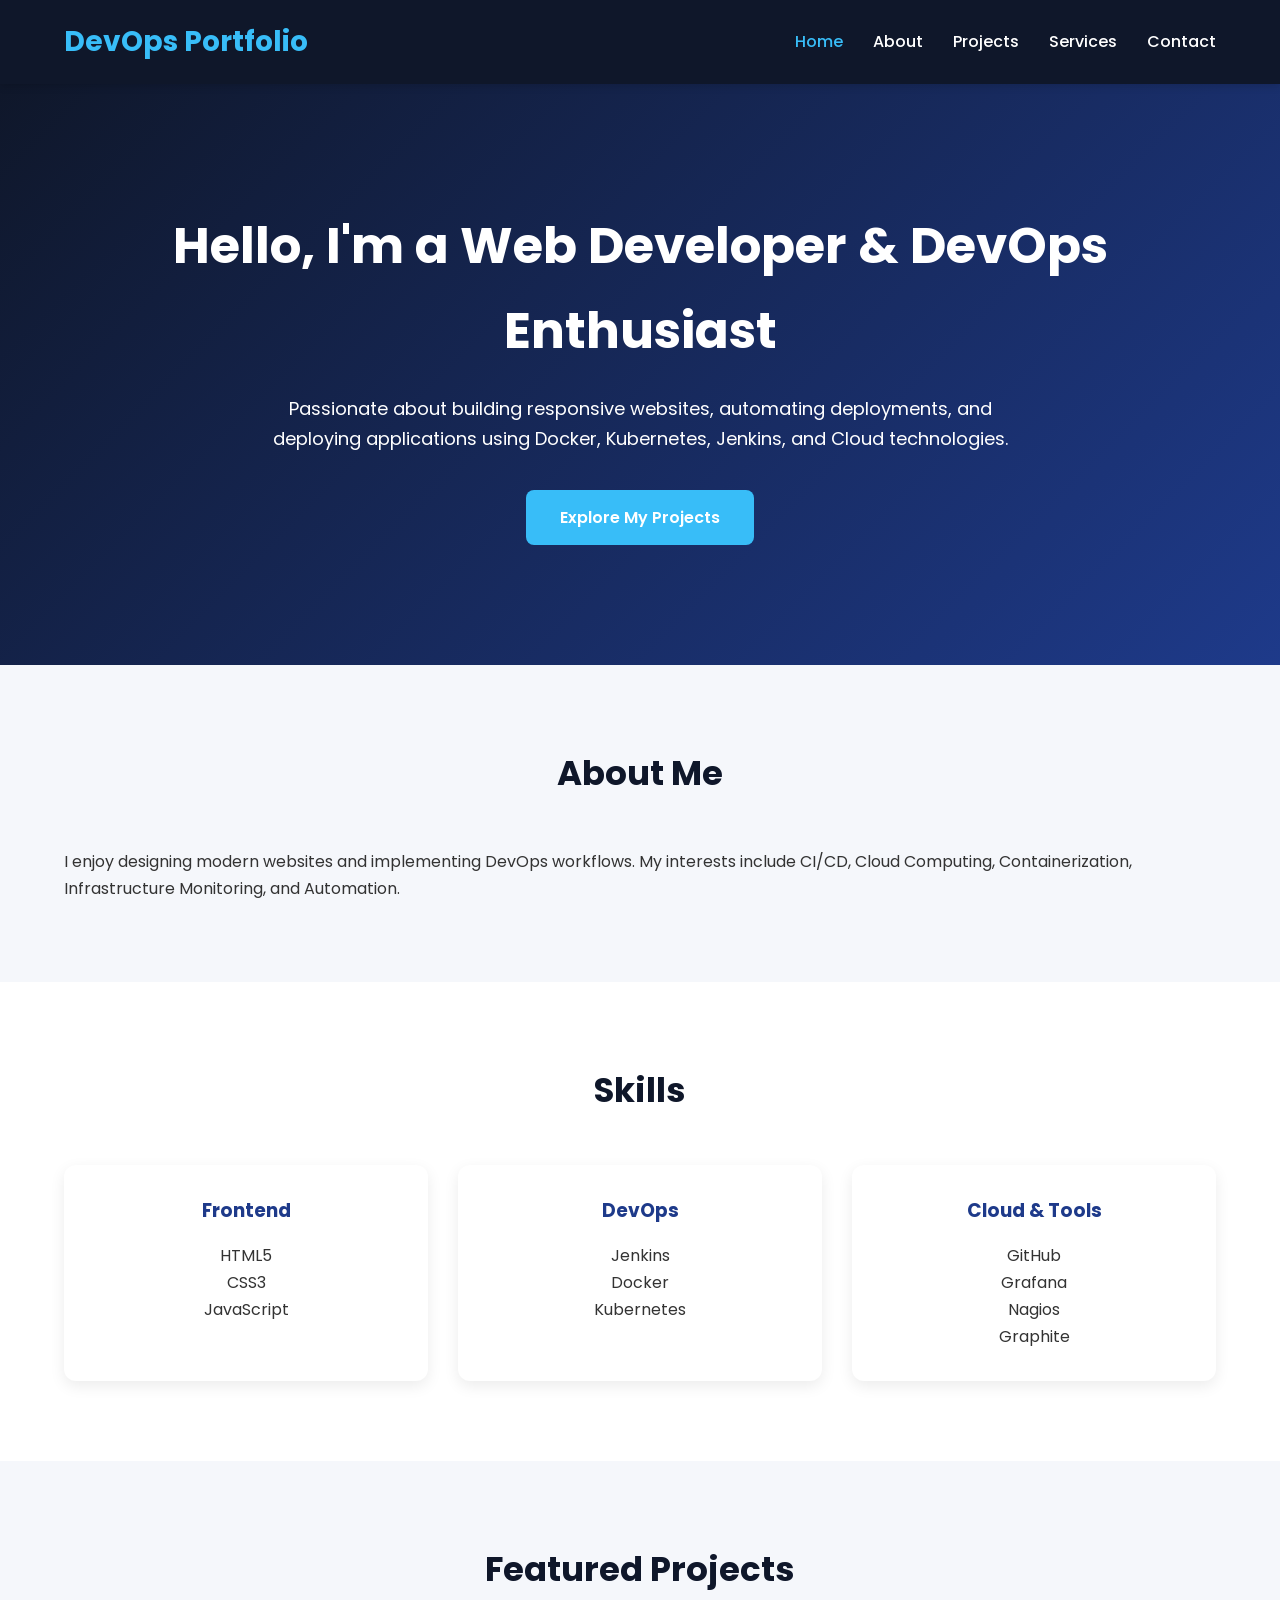
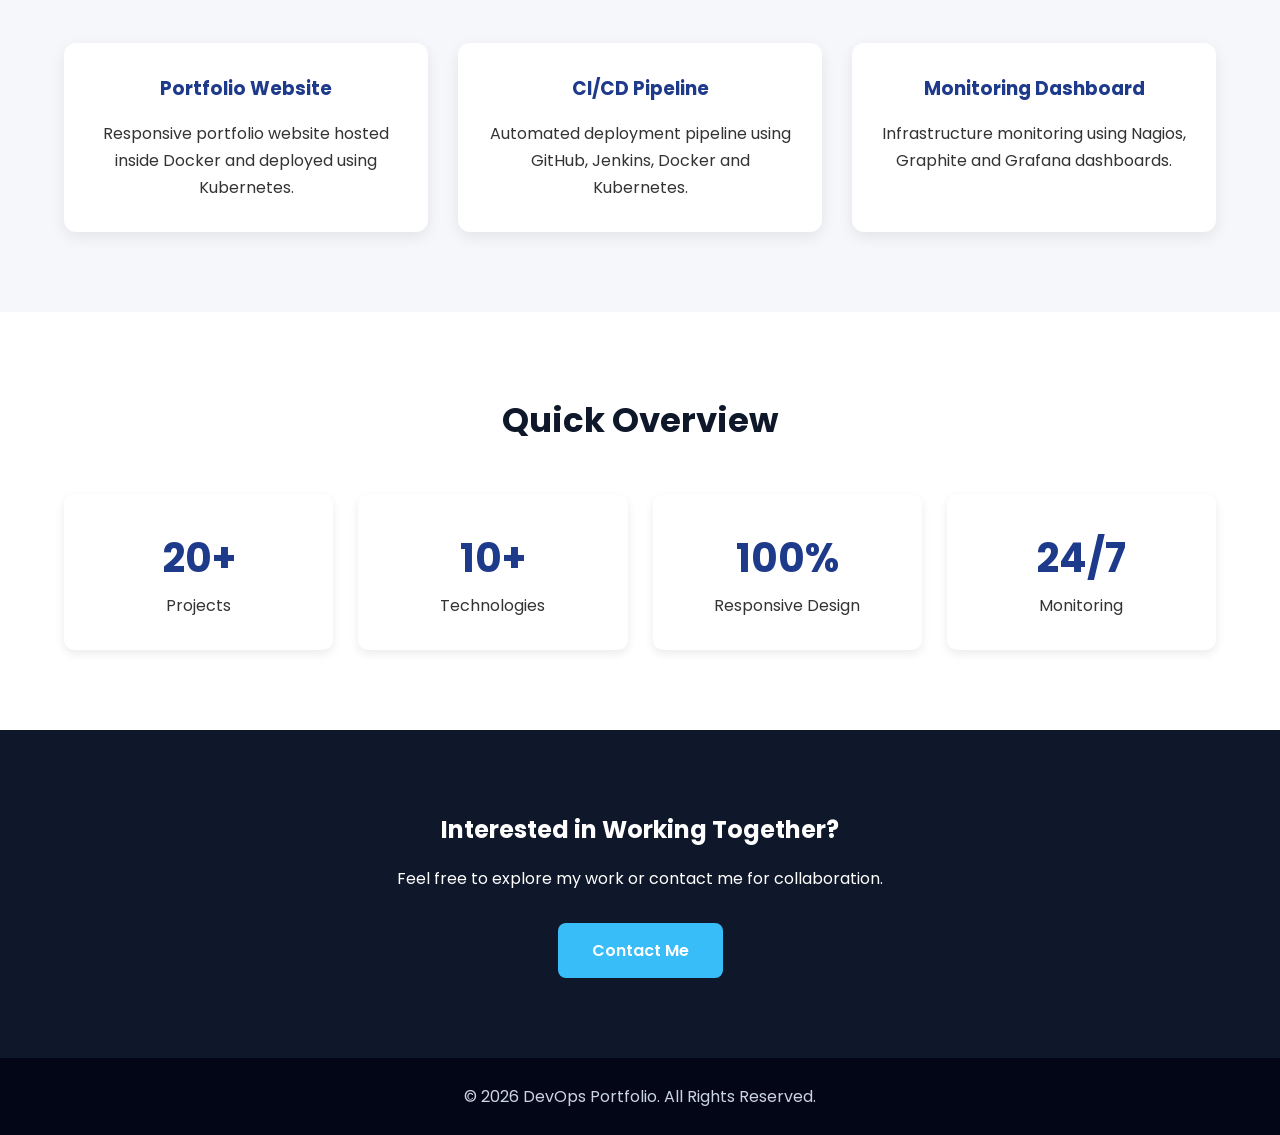
<file: index.html>
<!DOCTYPE html>
<html lang="en">

<head>
    <meta charset="UTF-8">
    <meta name="viewport" content="width=device-width, initial-scale=1.0">
    <title>DevOps Portfolio</title>

    <link rel="stylesheet" href="css/style.css">
    <script defer src="js/script.js"></script>
</head>

<body>

    <!-- Navigation -->

    <header>

        <div class="container">

            <div class="logo">
                DevOps Portfolio
            </div>

            <nav>

                <ul>

                    <li><a href="index.html" class="active">Home</a></li>

                    <li><a href="about.html">About</a></li>

                    <li><a href="projects.html">Projects</a></li>

                    <li><a href="services.html">Services</a></li>

                   

                    <li><a href="contact.html">Contact</a></li>

                </ul>

            </nav>

        </div>

    </header>

    <!-- Hero -->

    <section class="hero">

        <div class="container">

            <h1>Hello, I'm a Web Developer & DevOps Enthusiast</h1>

            <p>
                Passionate about building responsive websites, automating deployments,
                and deploying applications using Docker, Kubernetes, Jenkins, and Cloud technologies.
            </p>

            <a href="projects.html" class="btn">Explore My Projects</a>

        </div>

    </section>

    <!-- About Preview -->

    <section class="section">

        <div class="container">

            <h2>About Me</h2>

            <p>
                I enjoy designing modern websites and implementing DevOps workflows.
                My interests include CI/CD, Cloud Computing, Containerization,
                Infrastructure Monitoring, and Automation.
            </p>

        </div>

    </section>

    <!-- Skills -->

    <section class="section light">

        <div class="container">

            <h2>Skills</h2>

            <div class="cards">

                <div class="card">

                    <h3>Frontend</h3>

                    <p>
                        HTML5<br>
                        CSS3<br>
                        JavaScript
                    </p>

                </div>

                <div class="card">

                    <h3>DevOps</h3>

                    <p>
                        Jenkins<br>
                        Docker<br>
                        Kubernetes
                    </p>

                </div>

                <div class="card">

                    <h3>Cloud & Tools</h3>

                    <p>
                        GitHub<br>
                        Grafana<br>
                        Nagios<br>
                        Graphite
                    </p>

                </div>

            </div>

        </div>

    </section>

    <!-- Featured Projects -->

    <section class="section">

        <div class="container">

            <h2>Featured Projects</h2>

            <div class="cards">

                <div class="card">

                    <h3>Portfolio Website</h3>

                    <p>
                        Responsive portfolio website hosted inside Docker and deployed using Kubernetes.
                    </p>

                </div>

                <div class="card">

                    <h3>CI/CD Pipeline</h3>

                    <p>
                        Automated deployment pipeline using GitHub, Jenkins, Docker and Kubernetes.
                    </p>

                </div>

                <div class="card">

                    <h3>Monitoring Dashboard</h3>

                    <p>
                        Infrastructure monitoring using Nagios, Graphite and Grafana dashboards.
                    </p>

                </div>

            </div>

        </div>

    </section>

    <!-- Statistics -->

    <section class="section light">

        <div class="container">

            <h2>Quick Overview</h2>

            <div class="stats">

                <div class="stat">

                    <h3>20+</h3>

                    <p>Projects</p>

                </div>

                <div class="stat">

                    <h3>10+</h3>

                    <p>Technologies</p>

                </div>

                <div class="stat">

                    <h3>100%</h3>

                    <p>Responsive Design</p>

                </div>

                <div class="stat">

                    <h3>24/7</h3>

                    <p>Monitoring</p>

                </div>

            </div>

        </div>

    </section>

    <!-- Call to Action -->

    <section class="cta">

        <div class="container">

            <h2>Interested in Working Together?</h2>

            <p>
                Feel free to explore my work or contact me for collaboration.
            </p>

            <a href="contact.html" class="btn">Contact Me</a>

        </div>

    </section>

    <!-- Footer -->

    <footer>

        <div class="container">

            <p>
                © 2026 DevOps Portfolio. All Rights Reserved.
            </p>

        </div>

    </footer>

</body>

</html>
</file>
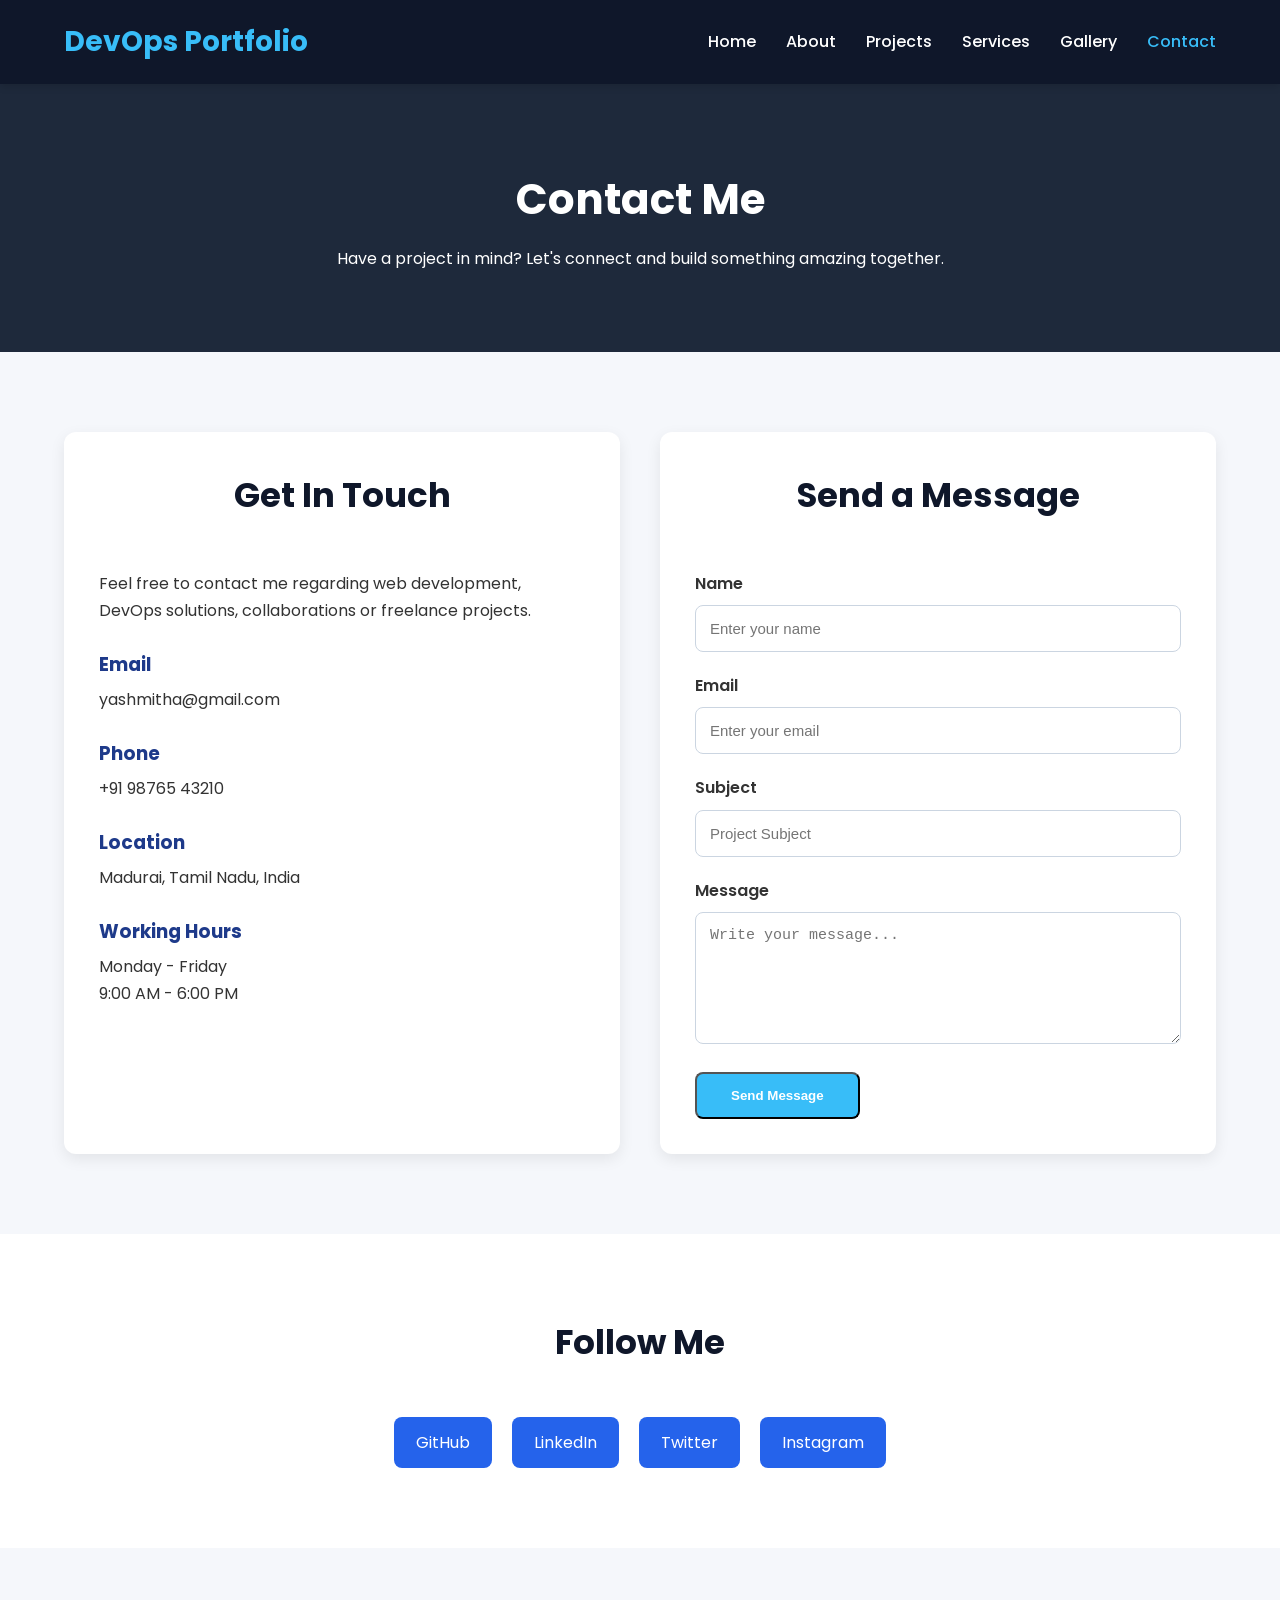
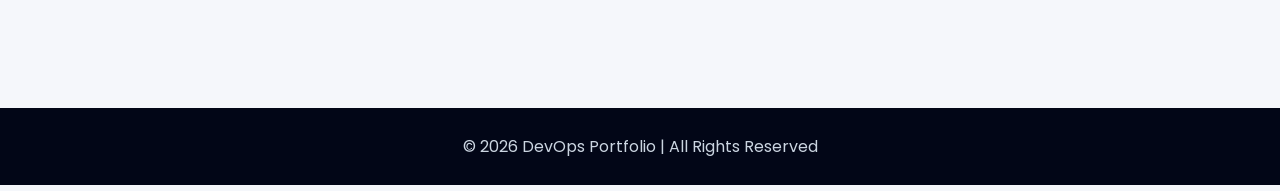
<file: contact.html>
<!DOCTYPE html>
<html lang="en">

<head>

    <meta charset="UTF-8">
    <meta name="viewport" content="width=device-width, initial-scale=1.0">

    <title>Contact | DevOps Portfolio</title>

    <link rel="stylesheet" href="css/style.css">
    <script defer src="js/script.js"></script>

</head>

<body>

<header>

    <div class="container">

        <div class="logo">
            DevOps Portfolio
        </div>

        <nav>

            <ul>

                <li><a href="index.html">Home</a></li>
                <li><a href="about.html">About</a></li>
                <li><a href="projects.html">Projects</a></li>
                <li><a href="services.html">Services</a></li>
                <li><a href="gallery.html">Gallery</a></li>
                <li><a href="contact.html" class="active">Contact</a></li>

            </ul>

        </nav>

    </div>

</header>

<section class="page-banner">

    <div class="container">

        <h1>Contact Me</h1>

        <p>
            Have a project in mind? Let's connect and build something amazing together.
        </p>

    </div>

</section>

<section class="section">

<div class="container contact-container">

<div class="contact-info">

<h2>Get In Touch</h2>

<p>

Feel free to contact me regarding web development,
DevOps solutions, collaborations or freelance projects.

</p>

<div class="info-box">

<h3>Email</h3>

<p>yashmitha@gmail.com</p>

</div>

<div class="info-box">

<h3>Phone</h3>

<p>+91 98765 43210</p>

</div>

<div class="info-box">

<h3>Location</h3>

<p>Madurai, Tamil Nadu, India</p>

</div>

<div class="info-box">

<h3>Working Hours</h3>

<p>Monday - Friday</p>

<p>9:00 AM - 6:00 PM</p>

</div>

</div>

<div class="contact-form">

<h2>Send a Message</h2>

<form>

<div class="form-group">

<label>Name</label>

<input
type="text"
placeholder="Enter your name"
required>

</div>

<div class="form-group">

<label>Email</label>

<input
type="email"
placeholder="Enter your email"
required>

</div>

<div class="form-group">

<label>Subject</label>

<input
type="text"
placeholder="Project Subject">

</div>

<div class="form-group">

<label>Message</label>

<textarea
rows="6"
placeholder="Write your message..."
required></textarea>

</div>

<button
type="submit"
class="btn">

Send Message

</button>

</form>

</div>

</div>

</section>

<section class="section light">

<div class="container">

<h2>Follow Me</h2>

<div class="social-links">

<a href="#">GitHub</a>

<a href="#">LinkedIn</a>

<a href="#">Twitter</a>

<a href="#">Instagram</a>

</div>

</div>

</section>

<section class="section">

<div class="container">



</div>

</div>

</section>

<footer>

<div class="container">

<p>

© 2026 DevOps Portfolio | All Rights Reserved

</p>

</div>

</footer>

</body>

</html>
</file>
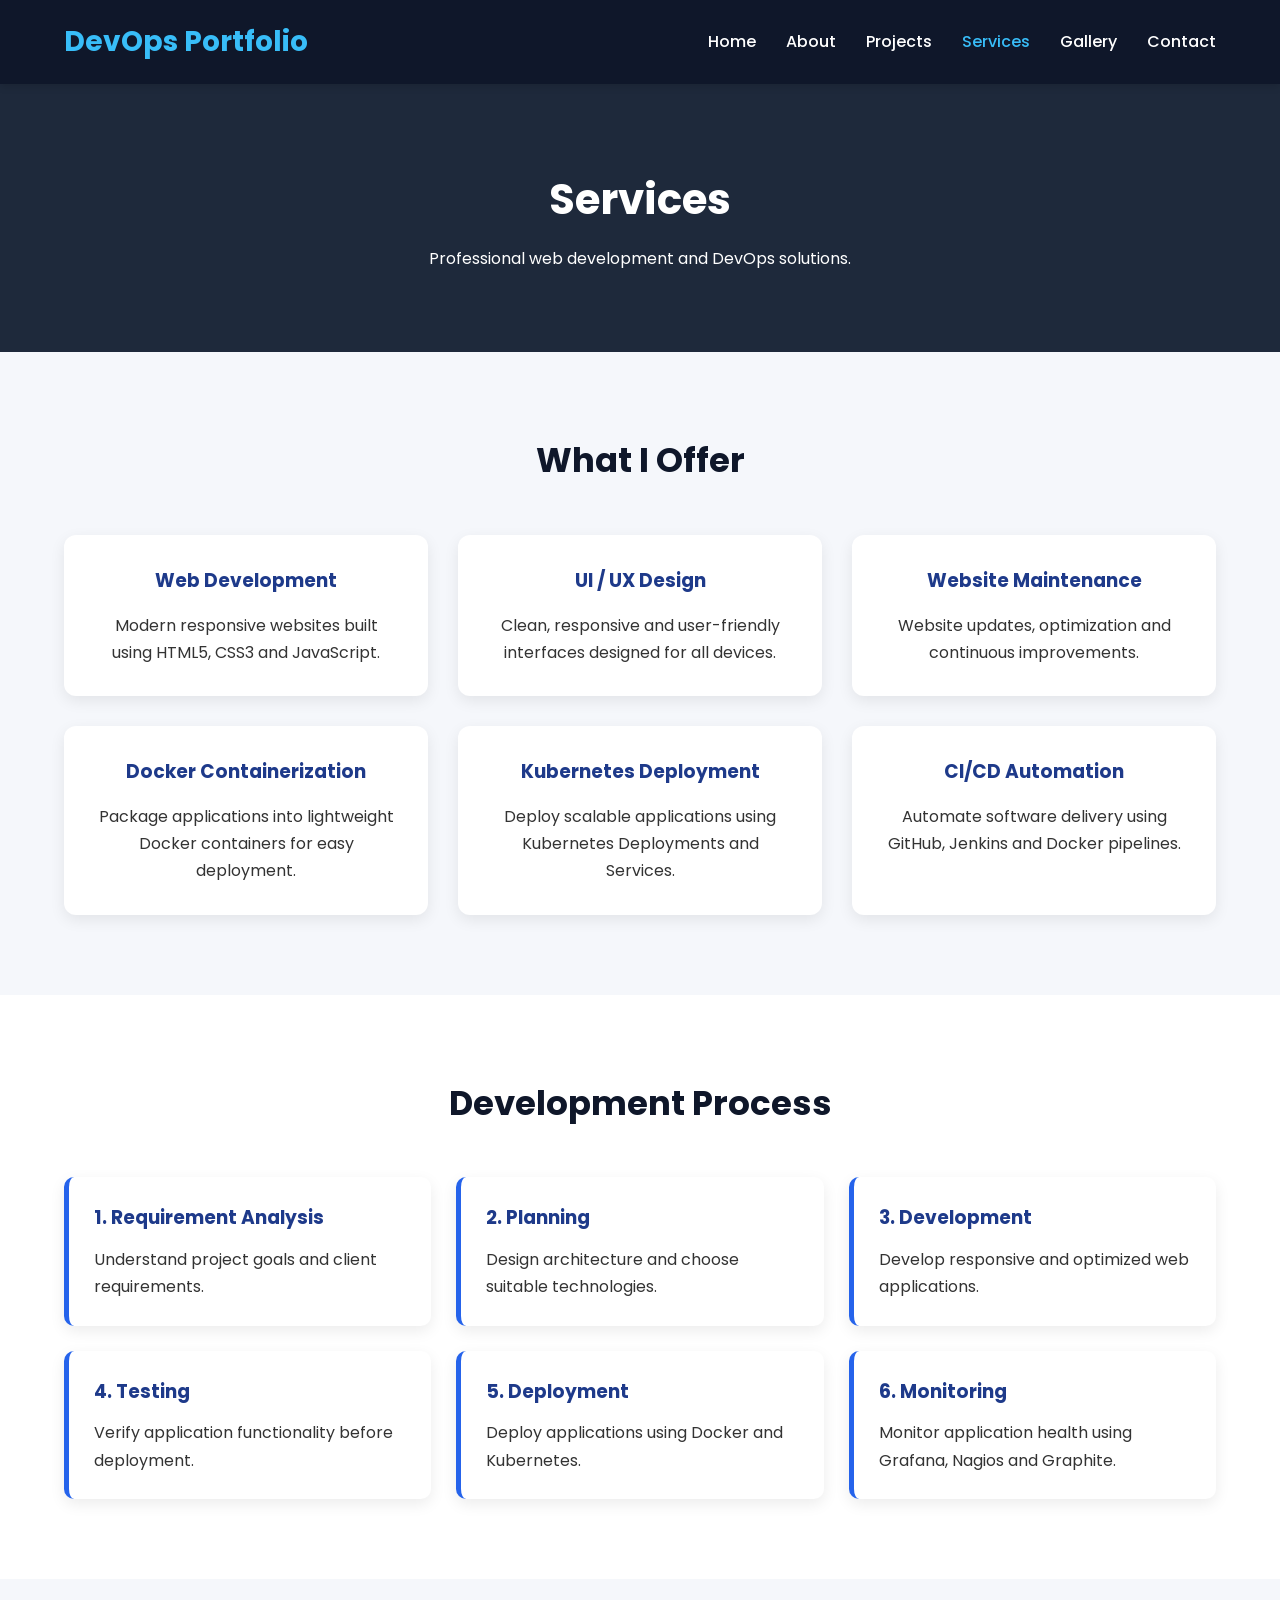
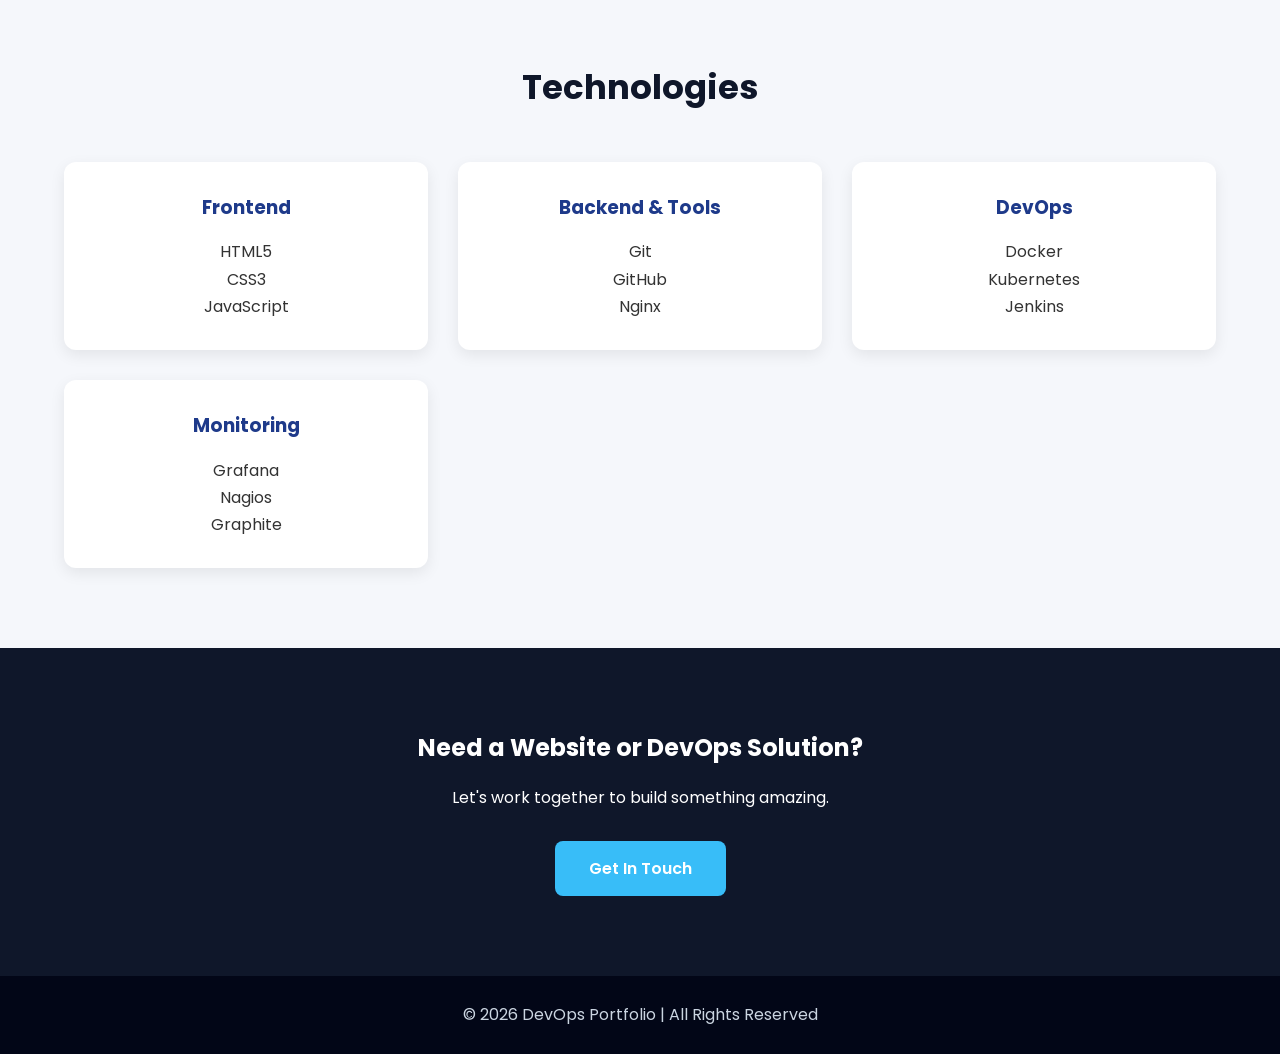
<file: services.html>
<!DOCTYPE html>
<html lang="en">

<head>

    <meta charset="UTF-8">
    <meta name="viewport" content="width=device-width, initial-scale=1.0">

    <title>Services | DevOps Portfolio</title>

    <link rel="stylesheet" href="css/style.css">
    <script defer src="js/script.js"></script>

</head>

<body>

<header>

<div class="container">

<div class="logo">
DevOps Portfolio
</div>

<nav>

<ul>

<li><a href="index.html">Home</a></li>
<li><a href="about.html">About</a></li>
<li><a href="projects.html">Projects</a></li>
<li><a href="services.html" class="active">Services</a></li>
<li><a href="gallery.html">Gallery</a></li>
<li><a href="contact.html">Contact</a></li>

</ul>

</nav>

</div>

</header>

<section class="page-banner">

<div class="container">

<h1>Services</h1>

<p>
Professional web development and DevOps solutions.
</p>

</div>

</section>

<section class="section">

<div class="container">

<h2>What I Offer</h2>

<div class="cards">

<div class="card">

<h3>Web Development</h3>

<p>

Modern responsive websites built using HTML5, CSS3 and JavaScript.

</p>

</div>

<div class="card">

<h3>UI / UX Design</h3>

<p>

Clean, responsive and user-friendly interfaces designed for all devices.

</p>

</div>

<div class="card">

<h3>Website Maintenance</h3>

<p>

Website updates, optimization and continuous improvements.

</p>

</div>

<div class="card">

<h3>Docker Containerization</h3>

<p>

Package applications into lightweight Docker containers for easy deployment.

</p>

</div>

<div class="card">

<h3>Kubernetes Deployment</h3>

<p>

Deploy scalable applications using Kubernetes Deployments and Services.

</p>

</div>

<div class="card">

<h3>CI/CD Automation</h3>

<p>

Automate software delivery using GitHub, Jenkins and Docker pipelines.

</p>

</div>

</div>

</div>

</section>

<section class="section light">

<div class="container">

<h2>Development Process</h2>

<div class="timeline">

<div class="timeline-item">

<h3>1. Requirement Analysis</h3>

<p>

Understand project goals and client requirements.

</p>

</div>

<div class="timeline-item">

<h3>2. Planning</h3>

<p>

Design architecture and choose suitable technologies.

</p>

</div>

<div class="timeline-item">

<h3>3. Development</h3>

<p>

Develop responsive and optimized web applications.

</p>

</div>

<div class="timeline-item">

<h3>4. Testing</h3>

<p>

Verify application functionality before deployment.

</p>

</div>

<div class="timeline-item">

<h3>5. Deployment</h3>

<p>

Deploy applications using Docker and Kubernetes.

</p>

</div>

<div class="timeline-item">

<h3>6. Monitoring</h3>

<p>

Monitor application health using Grafana, Nagios and Graphite.

</p>

</div>

</div>

</div>

</section>

<section class="section">

<div class="container">

<h2>Technologies</h2>

<div class="cards">

<div class="card">

<h3>Frontend</h3>

<p>

HTML5<br>
CSS3<br>
JavaScript

</p>

</div>

<div class="card">

<h3>Backend & Tools</h3>

<p>

Git<br>
GitHub<br>
Nginx

</p>

</div>

<div class="card">

<h3>DevOps</h3>

<p>

Docker<br>
Kubernetes<br>
Jenkins

</p>

</div>

<div class="card">

<h3>Monitoring</h3>

<p>

Grafana<br>
Nagios<br>
Graphite

</p>

</div>

</div>

</div>

</section>

<section class="cta">

<div class="container">

<h2>Need a Website or DevOps Solution?</h2>

<p>

Let's work together to build something amazing.

</p>

<a href="contact.html" class="btn">

Get In Touch

</a>

</div>

</section>

<footer>

<div class="container">

<p>

© 2026 DevOps Portfolio | All Rights Reserved

</p>

</div>

</footer>

</body>

</html>
</file>
<file: css/style.css>
/* ===========================
   GOOGLE FONT
=========================== */

@import url('https://fonts.googleapis.com/css2?family=Poppins:wght@300;400;500;600;700&display=swap');

/* ===========================
   RESET
=========================== */

*{
    margin:0;
    padding:0;
    box-sizing:border-box;
}

html{
    scroll-behavior:smooth;
}

body{

    font-family:'Poppins',sans-serif;

    background:#f5f7fb;

    color:#333;

    line-height:1.7;

}

/* ===========================
   CONTAINER
=========================== */

.container{

    width:90%;

    max-width:1200px;

    margin:auto;

}

/* ===========================
   HEADER
=========================== */

header{

    background:#0f172a;

    color:white;

    position:sticky;

    top:0;

    z-index:1000;

    box-shadow:0 2px 8px rgba(0,0,0,.15);

}

header .container{

    display:flex;

    justify-content:space-between;

    align-items:center;

    padding:18px 0;

}

.logo{

    font-size:28px;

    font-weight:700;

    color:#38bdf8;

}

/* ===========================
   NAVIGATION
=========================== */

nav ul{

    display:flex;

    list-style:none;

    gap:30px;

}

nav a{

    color:white;

    text-decoration:none;

    font-weight:500;

    transition:.3s;

}

nav a:hover{

    color:#38bdf8;

}

.active{

    color:#38bdf8;

}

/* ===========================
   HERO
=========================== */

.hero{

    background:linear-gradient(135deg,#0f172a,#1e3a8a);

    color:white;

    text-align:center;

    padding:120px 20px;

}

.hero h1{

    font-size:50px;

    margin-bottom:20px;

}

.hero p{

    max-width:750px;

    margin:auto;

    font-size:18px;

    margin-bottom:35px;

}

/* ===========================
   BUTTON
=========================== */

.btn{

    display:inline-block;

    background:#38bdf8;

    color:white;

    text-decoration:none;

    padding:14px 34px;

    border-radius:8px;

    transition:.3s;

    font-weight:600;

}

.btn:hover{

    background:#0284c7;

    transform:translateY(-3px);

}

/* ===========================
   PAGE BANNER
=========================== */

.page-banner{

    background:#1e293b;

    color:white;

    text-align:center;

    padding:80px 20px;

}

.page-banner h1{

    font-size:42px;

    margin-bottom:10px;

}

/* ===========================
   SECTION
=========================== */

.section{

    padding:80px 0;

}

.section h2{

    text-align:center;

    margin-bottom:45px;

    color:#0f172a;

    font-size:34px;

}

.light{

    background:white;

}

/* ===========================
   CARDS
=========================== */

.cards{

    display:grid;

    grid-template-columns:repeat(auto-fit,minmax(280px,1fr));

    gap:30px;

}

.card{

    background:white;

    border-radius:12px;

    padding:30px;

    text-align:center;

    box-shadow:0 5px 15px rgba(0,0,0,.08);

    transition:.35s;

}

.card:hover{

    transform:translateY(-10px);

    box-shadow:0 15px 30px rgba(0,0,0,.15);

}

.card h3{

    margin-bottom:15px;

    color:#1e3a8a;

}

/* ===========================
   PROJECT GRID
=========================== */

.project-grid{

    display:grid;

    grid-template-columns:repeat(auto-fit,minmax(320px,1fr));

    gap:35px;

}

.project-card{

    overflow:hidden;

    border-radius:12px;

    background:white;

    box-shadow:0 5px 15px rgba(0,0,0,.12);

    transition:.35s;

}

.project-card:hover{

    transform:translateY(-8px);

}

.project-card img{

    width:100%;

    height:220px;

    object-fit:cover;

}

.project-content{

    padding:25px;

}

.project-content h3{

    margin-bottom:15px;

}

.tags{

    margin-top:18px;

}

.tags span{

    display:inline-block;

    background:#e0f2fe;

    color:#0369a1;

    padding:6px 12px;

    border-radius:20px;

    margin:5px;

    font-size:14px;

}

/* ===========================
   STATS
=========================== */

.stats{

    display:grid;

    grid-template-columns:repeat(auto-fit,minmax(180px,1fr));

    gap:25px;

}

.stat{

    text-align:center;

    background:white;

    padding:30px;

    border-radius:10px;

    box-shadow:0 4px 10px rgba(0,0,0,.08);

}

.stat h3{

    color:#1e3a8a;

    font-size:40px;

}

/* ===========================
   CTA
=========================== */

.cta{

    background:#0f172a;

    color:white;

    text-align:center;

    padding:80px 20px;

}

.cta h2{

    margin-bottom:15px;

    color:white;

}

.cta p{

    margin-bottom:30px;

}

/* ===========================
   FOOTER
=========================== */

footer{

    background:#020617;

    color:#cbd5e1;

    text-align:center;

    padding:25px;

}

/* ======================================================
   ABOUT PAGE
====================================================== */

.about-grid{

    display:grid;

    grid-template-columns:350px 1fr;

    gap:50px;

    align-items:center;

}

.about-image img{

    width:100%;

    border-radius:15px;

    box-shadow:0 15px 30px rgba(0,0,0,.15);

}

.about-content h2{

    margin-bottom:20px;

    color:#1e3a8a;

}

.about-content p{

    margin-bottom:20px;

}

/* ======================================================
   SKILLS
====================================================== */

.skills{

    max-width:900px;

    margin:auto;

}

.skill{

    margin-bottom:25px;

}

.skill span{

    display:block;

    margin-bottom:8px;

    font-weight:600;

}

.progress{

    background:#dbeafe;

    height:18px;

    border-radius:20px;

    overflow:hidden;

}

.progress-bar{

    height:100%;

    background:#2563eb;

    color:white;

    text-align:right;

    padding-right:10px;

    line-height:18px;

    font-size:12px;

    font-weight:600;

}

/* ======================================================
   TIMELINE
====================================================== */

.timeline{

    display:grid;

    grid-template-columns:repeat(auto-fit,minmax(280px,1fr));

    gap:25px;

}

.timeline-item{

    background:white;

    padding:25px;

    border-left:5px solid #2563eb;

    border-radius:10px;

    box-shadow:0 5px 15px rgba(0,0,0,.08);

}

.timeline-item h3{

    margin-bottom:12px;

    color:#1e3a8a;

}

/* ======================================================
   GALLERY
====================================================== */

.gallery-grid{

    display:grid;

    grid-template-columns:repeat(auto-fit,minmax(280px,1fr));

    gap:25px;

}

.gallery-item{

    position:relative;

    overflow:hidden;

    border-radius:12px;

    box-shadow:0 10px 25px rgba(0,0,0,.12);

}

.gallery-item img{

    width:100%;

    height:260px;

    object-fit:cover;

    transition:.5s;

}

.gallery-item:hover img{

    transform:scale(1.1);

}

.gallery-caption{

    position:absolute;

    bottom:0;

    width:100%;

    background:rgba(15,23,42,.85);

    color:white;

    text-align:center;

    padding:15px;

    font-weight:600;

}

/* ======================================================
   CONTACT
====================================================== */

.contact-container{

    display:grid;

    grid-template-columns:1fr 1fr;

    gap:40px;

}

.contact-info{

    background:white;

    padding:35px;

    border-radius:12px;

    box-shadow:0 5px 15px rgba(0,0,0,.08);

}

.contact-form{

    background:white;

    padding:35px;

    border-radius:12px;

    box-shadow:0 5px 15px rgba(0,0,0,.08);

}

.info-box{

    margin-top:25px;

}

.info-box h3{

    color:#1e3a8a;

    margin-bottom:5px;

}

.form-group{

    margin-bottom:20px;

}

.form-group label{

    display:block;

    margin-bottom:8px;

    font-weight:600;

}

.form-group input,

.form-group textarea{

    width:100%;

    padding:14px;

    border:1px solid #cbd5e1;

    border-radius:8px;

    font-size:15px;

    outline:none;

}

.form-group input:focus,

.form-group textarea:focus{

    border-color:#2563eb;

}

/* ======================================================
   SOCIAL
====================================================== */

.social-links{

    display:flex;

    justify-content:center;

    flex-wrap:wrap;

    gap:20px;

    margin-top:30px;

}

.social-links a{

    text-decoration:none;

    background:#2563eb;

    color:white;

    padding:12px 22px;

    border-radius:8px;

    transition:.3s;

}

.social-links a:hover{

    background:#1d4ed8;

    transform:translateY(-3px);

}

/* ======================================================
   MAP
====================================================== */

.map-placeholder{

    background:white;

    border:3px dashed #94a3b8;

    border-radius:12px;

    padding:80px 20px;

    text-align:center;

    color:#475569;

    box-shadow:0 5px 15px rgba(0,0,0,.08);

}

/* ======================================================
   ANIMATIONS
====================================================== */

.card,
.project-card,
.gallery-item,
.timeline-item,
.stat{

    transition:.35s;

}

.card:hover,
.project-card:hover,
.timeline-item:hover,
.stat:hover{

    transform:translateY(-8px);

}

/* ======================================================
   RESPONSIVE
====================================================== */

@media(max-width:992px){

.about-grid{

grid-template-columns:1fr;

text-align:center;

}

.contact-container{

grid-template-columns:1fr;

}

.hero h1{

font-size:40px;

}

}

@media(max-width:768px){

header .container{

flex-direction:column;

}

nav ul{

flex-direction:column;

gap:15px;

margin-top:20px;

text-align:center;

}

.hero{

padding:80px 20px;

}

.hero h1{

font-size:32px;

}

.page-banner h1{

font-size:34px;

}

.section{

padding:60px 0;

}

}

@media(max-width:480px){

.logo{

font-size:24px;

}

.hero h1{

font-size:28px;

}

.btn{

display:block;

width:100%;

text-align:center;

}

.cards{

grid-template-columns:1fr;

}

.project-grid{

grid-template-columns:1fr;

}

.gallery-grid{

grid-template-columns:1fr;

}

.stats{

grid-template-columns:1fr;

}

}
</file>
